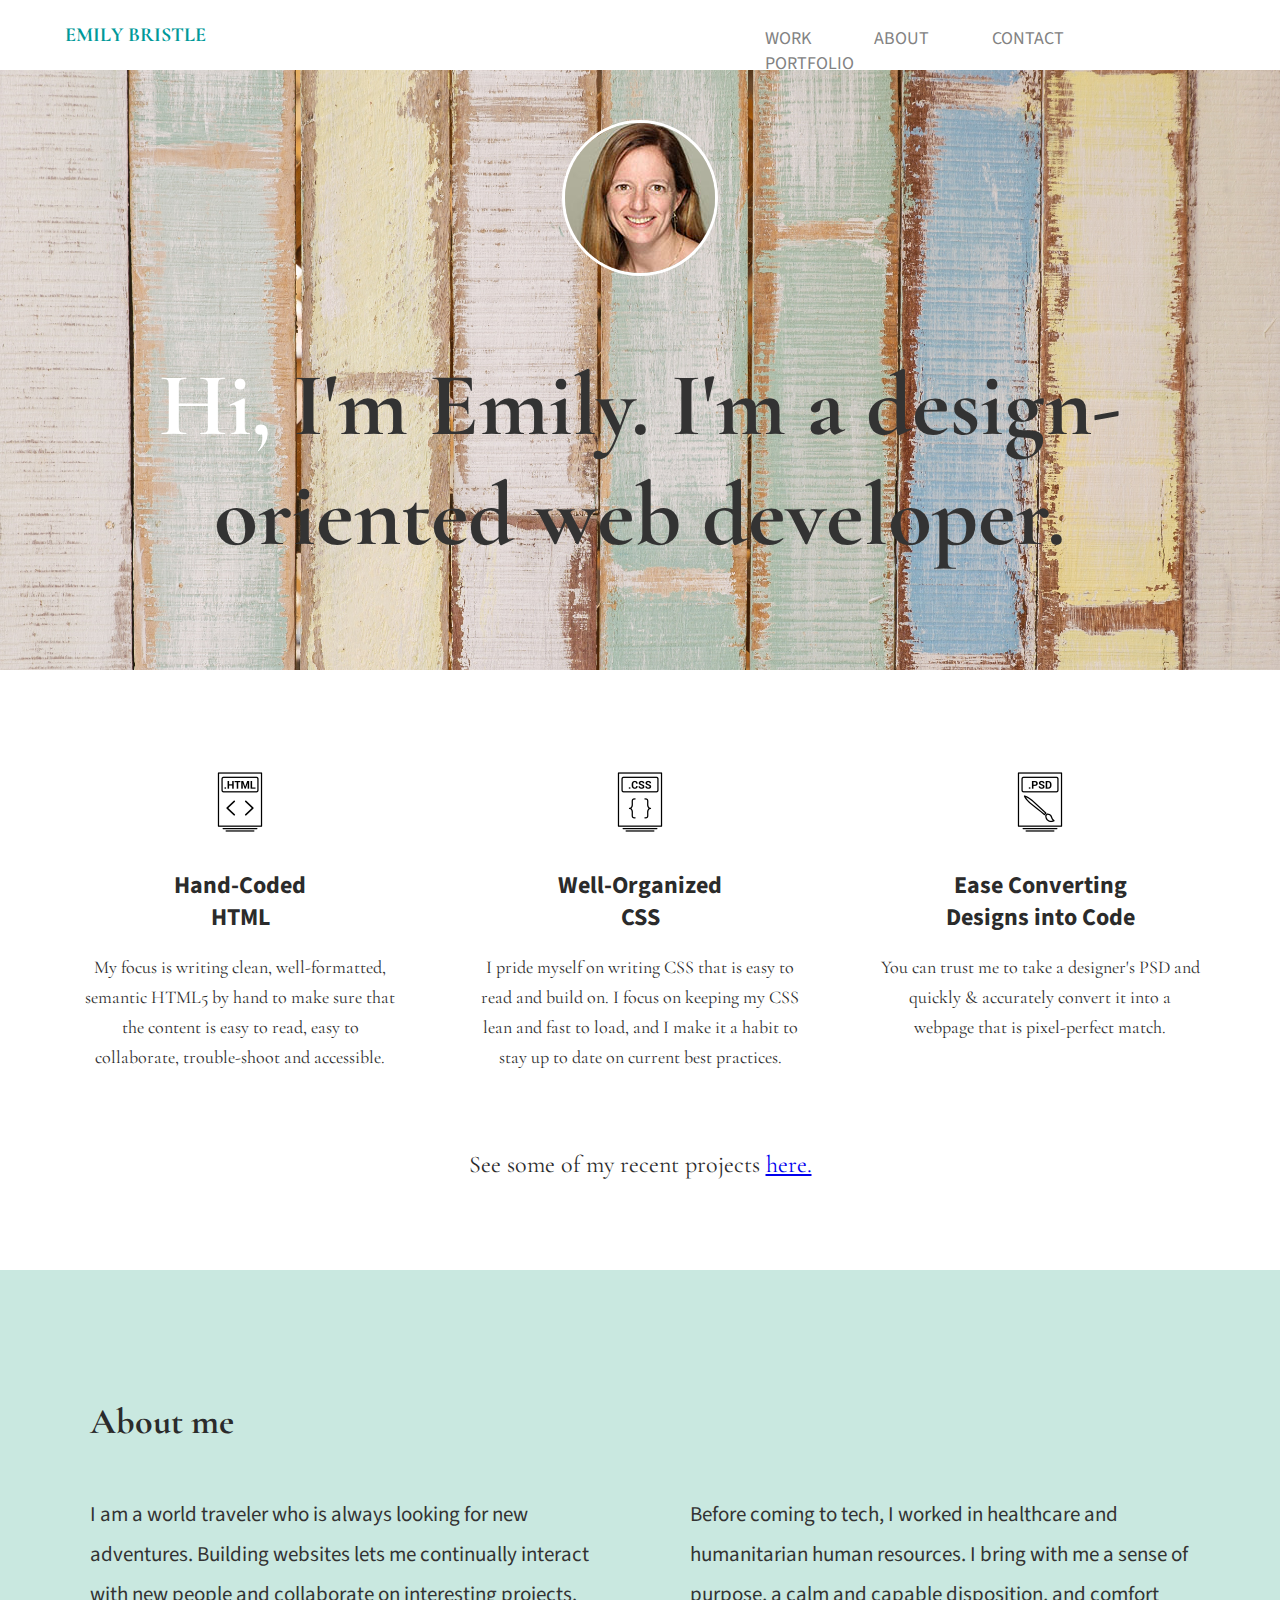
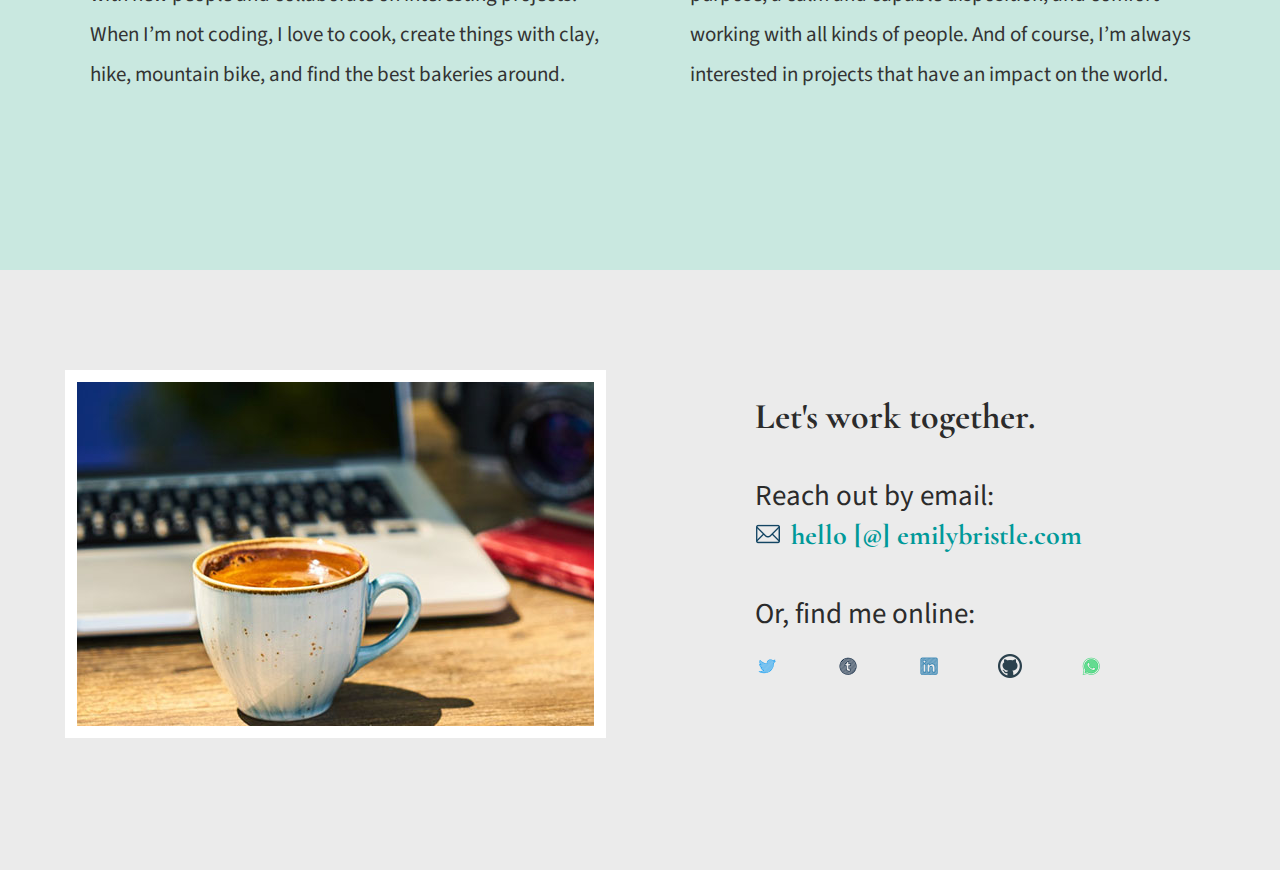
<file: index.html>
<!doctype html>
<html lang="en">
    
    <head>
        <meta charset="utf-8">
        <title>Emily Bristle | Web Developer</title>
        <link rel="stylesheet" href="css/normalize.css">
        <link rel="stylesheet" href="css/main.css">
        <link href='https://fonts.googleapis.com/css?family=Source+Sans+Pro:400,700' rel='stylesheet' type='text/css'>
        <link href="https://fonts.googleapis.com/css?family=Cormorant+Garamond&display=swap" rel="stylesheet">
    </head>
    
    <body class="body">
        <header>
            <div class="full-width">
                <div class="half-width">
                    <h1>Emily Bristle</h1>
                </div>
                <div class="half-width">
                    <nav>
                        <ul>
                            <li><a href="#work">Work</a></li>
                            <li><a href="#about">About</a></li>
                            <li><a href="#contact">Contact</a></li>
                            <li><a href="portfolio/index.html">Portfolio</a></li>
                        </ul>
                    </nav>
                </div>
            </div>
        </header>
        
<!-- hero area -->
        <main>        
            <section id="hero-area">
                <div class="full-width">
                    <img src="img/headshot-small.jpg" id="headshot" alt="Photo of Emily" />
                    <h2><span>Hi,</span> I'm Emily. I'm a design-oriented web developer.</h2>
                </div>
            </section>       

            <section id="work">
                <div class="full-width">
                    <div class="third-width">
                        <img src="img/html-icon.png" alt="HTML icon" />
                        <h3>Hand-Coded HTML</h3>
                        <p>My focus is writing clean, well-formatted, semantic HTML5 by hand to make sure that the content is easy to read, easy to collaborate, trouble-shoot and accessible.</p>
                    </div>
                    <div class="third-width">
                        <img src="img/css-icon.png" alt="CSS icon" />
                        <h3>Well-Organized CSS</h3>
                        <p>I pride myself on writing CSS that is easy to read and build on. I focus on keeping my CSS lean and fast to load, and I make it a habit to stay up to date on current best practices.</p>
                    </div>
                    <div class="third-width">
                        <img src="img/psd-icon.png" alt="Pencil icon" />
                        <h3>Ease Converting Designs into Code</h3>
                        <p>You can trust me to take a designer's PSD and quickly & accurately convert it into a webpage that is pixel-perfect match.</p>
                    </div>
                <p id="project-link">See some of my recent projects <a href="portfolio/index.html">here.</a></p>
                </div>
            </section>

            <section id="about">
                <div class="full-width">
                    <h2>About me</h2>
                    <div class="half-width">
                        <p>I am a world traveler who is always looking for new adventures. Building websites lets me continually interact with new people and collaborate on interesting projects. When I’m not coding, I love to cook, create things with clay, hike, mountain bike, and find the best bakeries around.</p>
                    </div>
                    <div class="half-width">
                        <p>Before coming to tech, I worked in healthcare and humanitarian human resources. I bring with me a sense of purpose, a calm and capable disposition, and comfort working with all kinds of people. And of course, I’m always interested in projects that have an impact on the world.</p>
                    </div> 
                </div>
            </section>

            <footer id="contact">
                <div class="full-width">
                    <div class="half-width">
                        <img src="img/coffee-image-small.jpg" id="contact-img" alt="Coffee and computer" />
                    </div>
                    <div class="half-width" id="contact-info">
                        <h2>Let's work together.</h2>
                        <h3 id="socialmedia-header">Reach out by email:</h3>
                        <a href="mailto:hello@emilybristle.com"><img src="img/envelope-2.png" id="envelope" alt="Envelope" />hello [@] emilybristle.com</a>
                        <h3 id="socialmedia-header">Or, find me online:</h3>
                        <ul>
<!--social media icons need links added-->
                            <li><a href="https://twitter.com/BristleEmily"><img src="img/twitter.png" alt="Twitter" /></a></li>
                            <li><a href=""><img src="img/tumblr.png" alt="Tumblr" /></a></li>
                            <li><a href="http://www.linkedin.com/in/emily-bristle" target="_blank"><img src="img/linked-in.png" alt="LinkedIn" /></a></li>
                            <li><a href=""><img src="img/github.png" alt="Github" /></a></li>
                            <li><a href="https://wa.me/13072036524"><img src="img/whatsapp.png" alt="Whatsapp" /></a></li>
                        </ul>    
                    </div>
                </div>
            </footer>
        </main>
    </body>
</html>
</file>
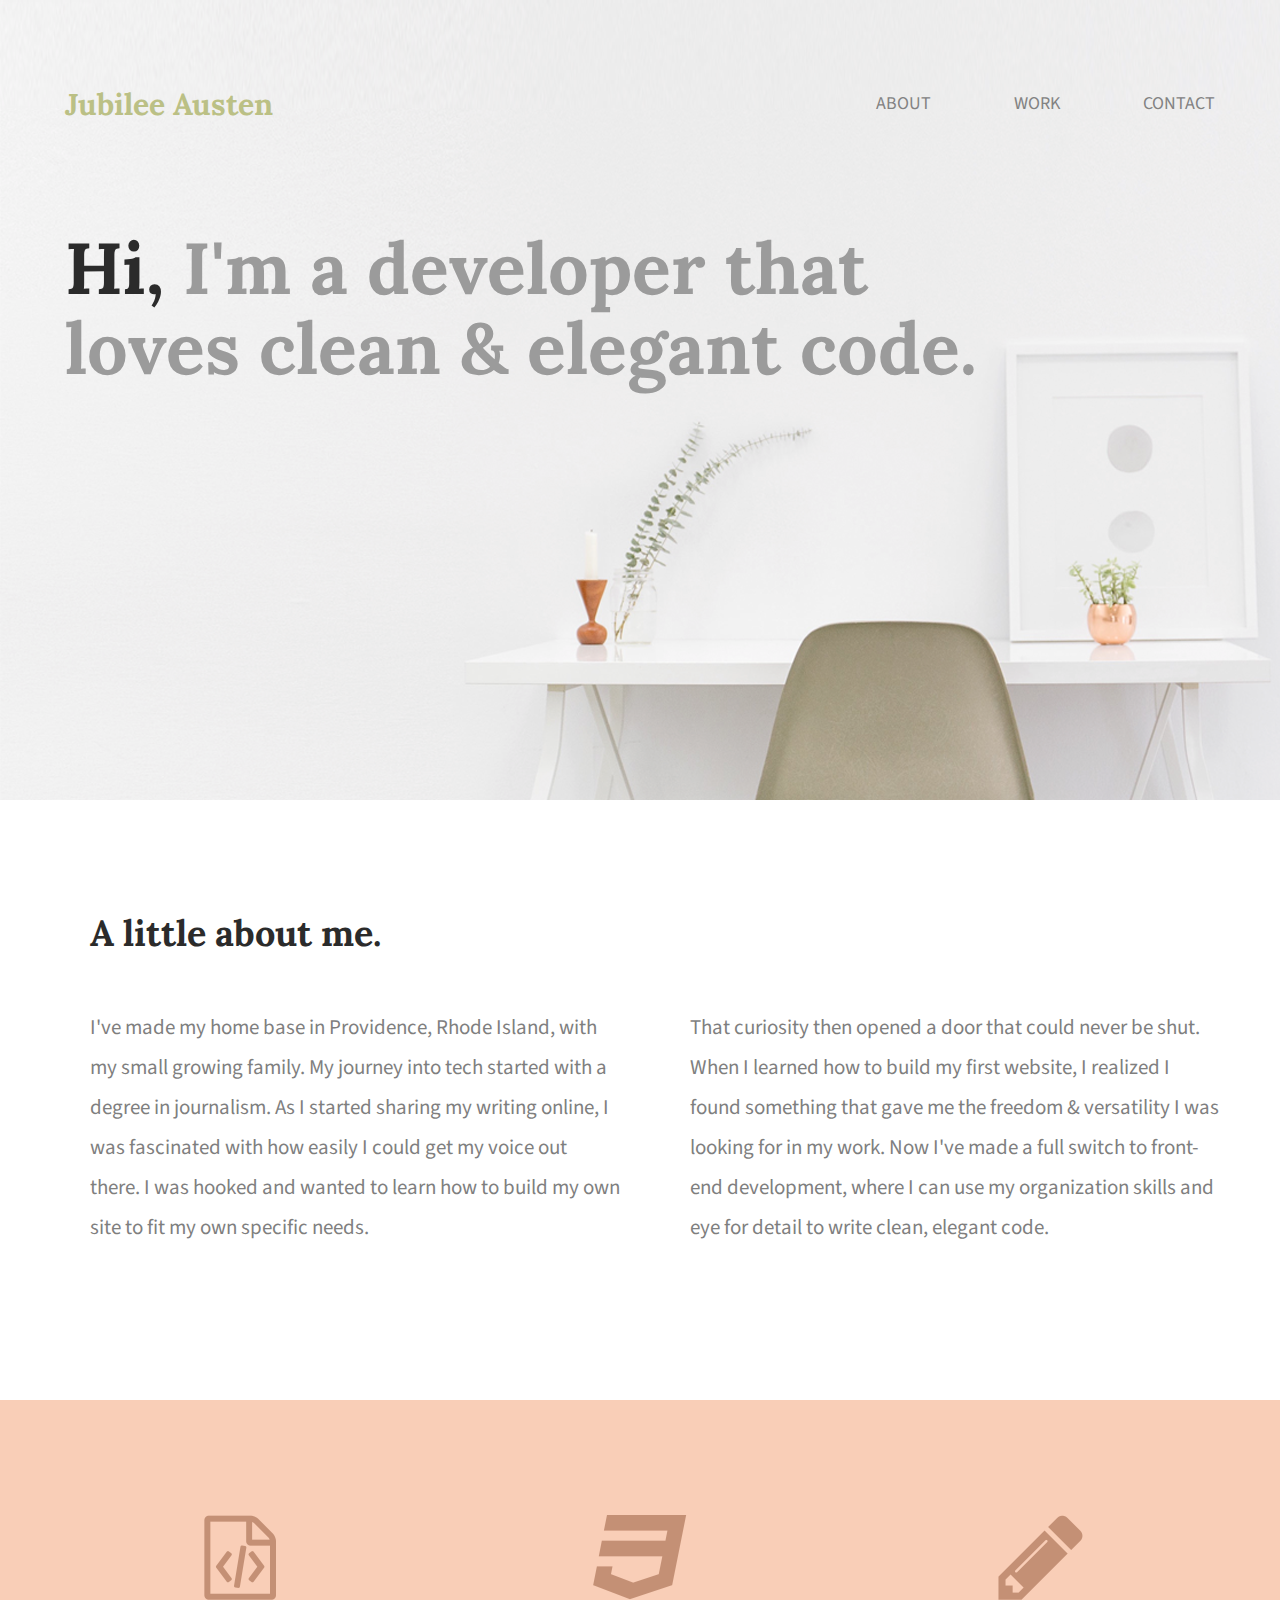
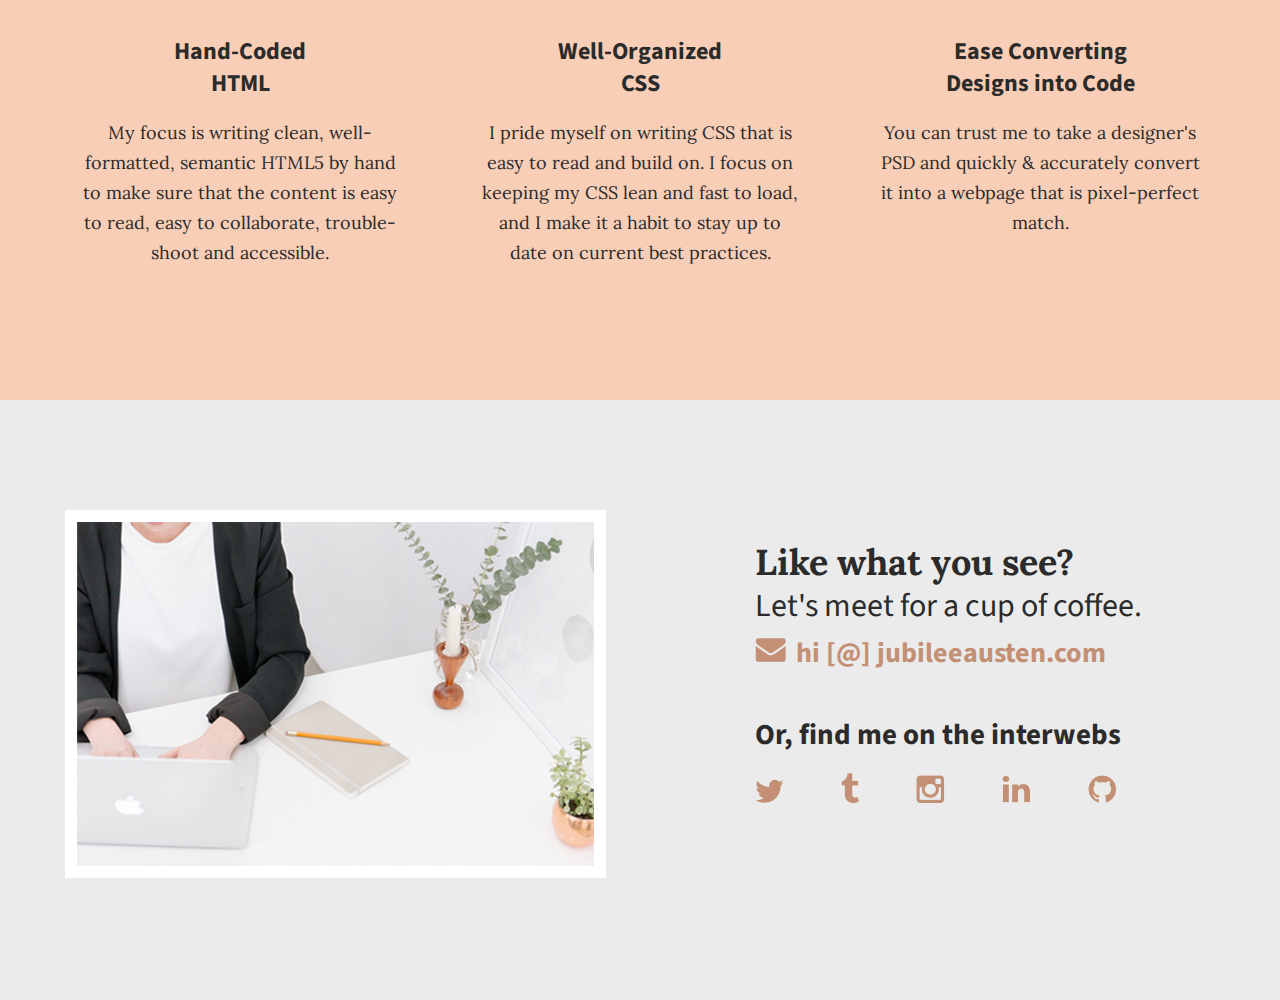
<file: jubilee/index.html>
<!doctype html>
<html lang="en">
    
    <head>
        <meta charset="utf-8">
        <title>Emily Bristle | Portfolio</title>
        <link rel="stylesheet" href="css/normalize.css">
        <link rel="stylesheet" href="css/main.css">
        <link href='https://fonts.googleapis.com/css?family=Source+Sans+Pro:400,700' rel='stylesheet' type='text/css'>
        <link href='https://fonts.googleapis.com/css?family=Lora:400,700' rel='stylesheet' type='text/css'>
    </head>
    
    <body class="body">
        <header>
            <div class="full-width">
                <div class="half-width">
                    <h1>Jubilee Austen</h1>
                </div>
                <div class="half-width">
                    <nav>
                        <ul>
                            <li><a href="#about">About</a></li>
                            <li><a href="#work">Work</a></li>
                            <li><a href="#contact">Contact</a></li>
                        </ul>
                    </nav>
                </div>
                <h2><span>Hi,</span> I'm a developer that loves clean &amp; elegant code.</h2>
            </div>
        </header>
        
        <main>
            <section id="about">
                <div class="full-width">
                    <h2>A little about me.</h2>
                    <div class="half-width">
                        <p>I've made my home base in Providence, Rhode Island, with my small growing family. My journey into tech started with a degree in journalism. As I started sharing my writing online, I was fascinated with how easily I could get my voice out there. I was hooked and wanted to learn how to build my own site to fit my own specific needs.</p>
                    </div>
                    <div class="half-width">
                        <p>That curiosity then opened a door that could never be shut. When I learned how to build my first website, I realized I found something that gave me the freedom & versatility I was looking for in my work. Now I've made a full switch to front-end development, where I can use my organization skills and eye for detail to write clean, elegant code.</p>
                    </div> 
                </div>
            </section>

            <section id="work">
                <div class="full-width">
                    <div class="third-width">
                        <img src="img/html-icon.png" alt="HTML icon" />
                        <h3>Hand-Coded HTML</h3>
                        <p>My focus is writing clean, well-formatted, semantic HTML5 by hand to make sure that the content is easy to read, easy to collaborate, trouble-shoot and accessible.</p>
                    </div>
                    <div class="third-width">
                        <img src="img/css-icon.png" alt="CSS icon" />
                        <h3>Well-Organized CSS</h3>
                        <p>I pride myself on writing CSS that is easy to read and build on. I focus on keeping my CSS lean and fast to load, and I make it a habit to stay up to date on current best practices.</p>
                    </div>
                    <div class="third-width">
                        <img src="img/pencil-icon.png" alt="Pencil icon" />
                        <h3>Ease Converting Designs into Code</h3>
                        <p>You can trust me to take a designer's PSD and quickly & accurately convert it into a webpage that is pixel-perfect match.</p>
                    </div>
                </div>
            </section>

            <footer id="contact">
                <div class="full-width">
                    <div class="half-width">
                        <img src="img/contact-image.png" id="contact-img" alt="Contact image" />
                    </div>
                    <div class="half-width" id="contact-info">
                        <h2>Like what you see?</h2>
                        <h3 id="email-header">Let's meet for a cup of coffee.</h3>
                        <a href="mailto:hi@jubileeausten.com"><img src="img/envelope.png" id="envelope" alt="Envelope" />hi [@] jubileeausten.com</a>
                        <h3 id="socialmedia-header">Or, find me on the interwebs</h3>
                        <ul>
<!--social media icons need links added-->
                            <li><a href=""><img src="img/twitter.png" alt="Twitter" /></a></li>
                            <li><a href=""><img src="img/tumblr.png" alt="Tumblr" /></a></li>
                            <li><a href=""><img src="img/instagram.png" alt="Instagram" /></a></li>
                            <li><a href="http://www.linkedin.com/in/emily-bristle" target="_blank"><img src="img/linkedin.png" alt="LinkedIn" /></a></li>
                            <li><a href=""><img src="img/github.png" alt="Github" /></a></li>
                        </ul>    
                    </div>
                </div>
            </footer>
        </main>
    </body>
</html>
</file>
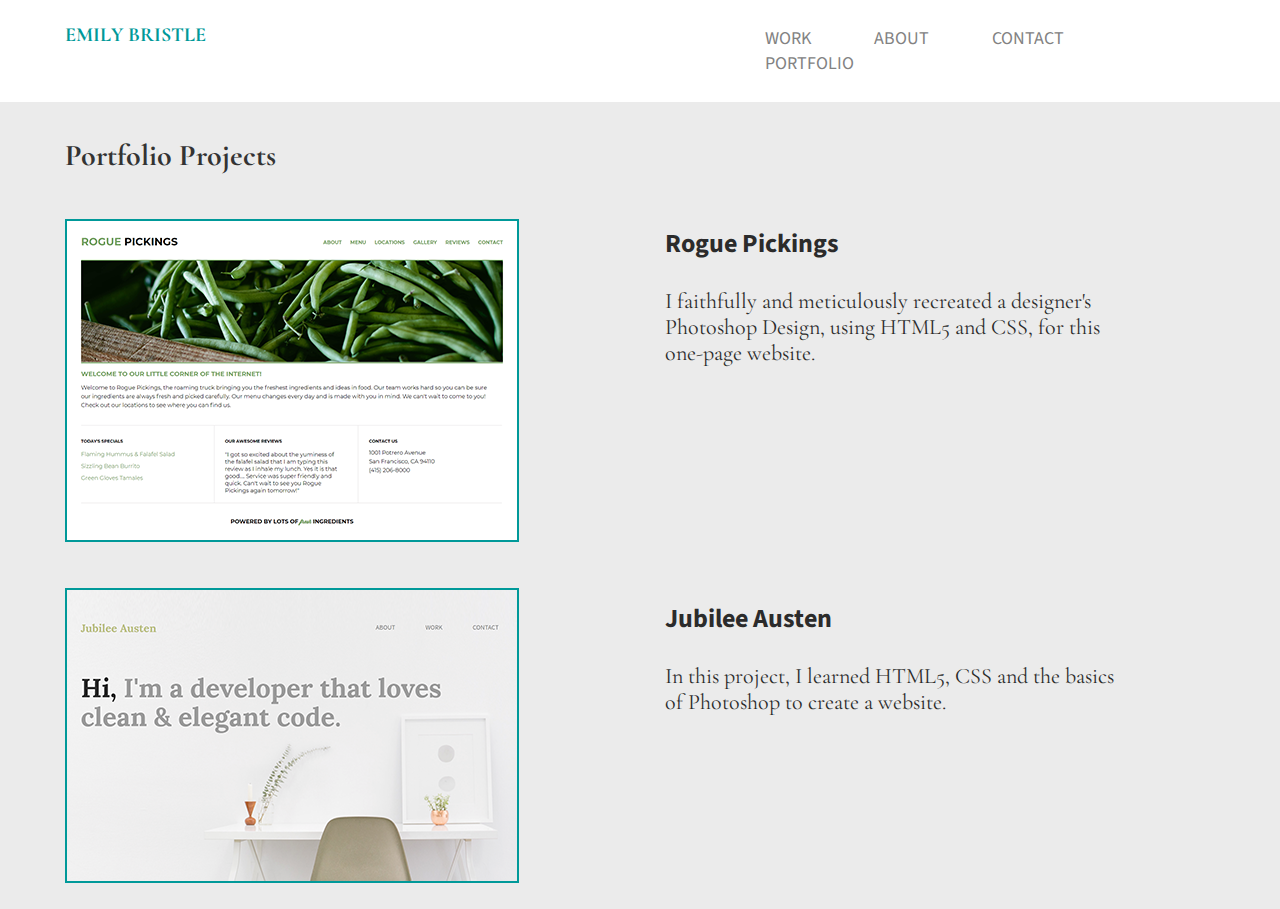
<file: portfolio/index.html>
<!doctype html>
<html lang="en">
    <head>
        <title>Emily Bristle | Portfolio</title>
        <link rel="stylesheet" href="../css/normalize.css">
        <link rel="stylesheet" href="../css/main.css">
        <link href='https://fonts.googleapis.com/css?family=Source+Sans+Pro:400,700' rel='stylesheet' type='text/css'>
        <link href="https://fonts.googleapis.com/css?family=Cormorant+Garamond&display=swap" rel="stylesheet">
    </head>
    
    <body class="body">
        <header>
            <div class="full-width">
                <div class="half-width">
                    <h1><a href="../index.html">Emily Bristle</a></h1>
                </div>
                <div class="half-width">
                    <nav>
                        <ul>
                            <li><a href="../index.html#work">Work</a></li>
                            <li><a href="../index.html#about">About</a></li>
                            <li><a href="../index.html#contact">Contact</a></li>
                            <li><a href="portfolio/index">Portfolio</a></li>
                        </ul>
                    </nav>
                </div>
            </div>
        </header>
        
        <section id="projects">
            <div class="full-width">
                <h2> Portfolio Projects</h2>
                <div class="half-width">
                    <a href="../rogue/index.html" target="_blank"><img src="../img/rogue-pickings-3.png" class="project-photos" alt="Rogue Pickings Website" /></a>
                    <a href="../jubilee/index.html" target="_blank"><img src="../img/jubilee-austen-2.png" class="project-photos" alt="Jubilee Austen Website" /></a>
                </div>
                <div class="half-width">
                    <article>
                        <h3>Rogue Pickings</h3>
                        <p>I faithfully and meticulously recreated a designer's Photoshop Design, using HTML5 and CSS, for this one-page website.</p>
                    </article>
                    <article>
                        <h3 id="jubilee">Jubilee Austen</h3>
                        <p>In this project, I learned HTML5, CSS and the basics of Photoshop to create a website.</p>
                    </article>
                    
                </div>
            </div>
        </section>
    </body>
</html>
</file>
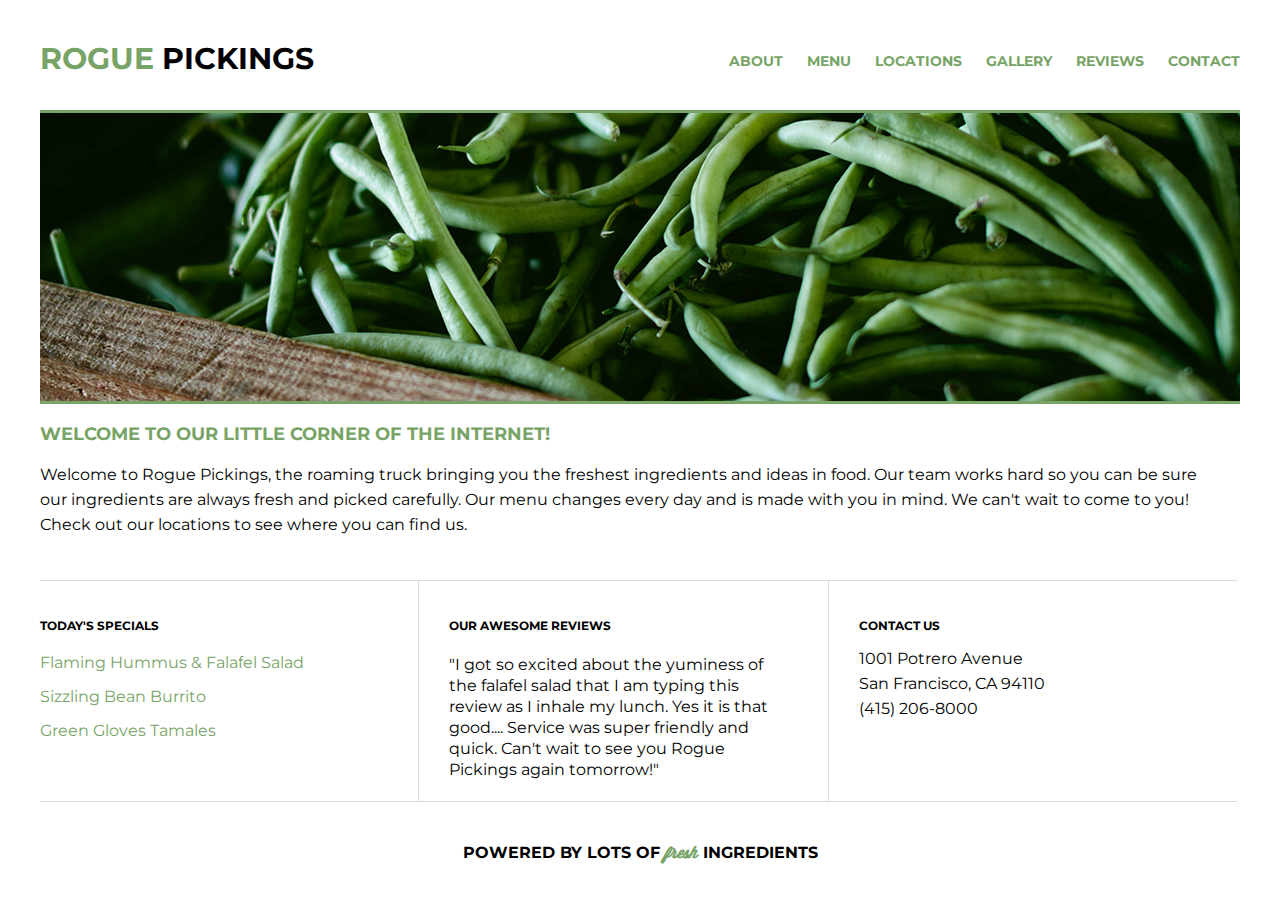
<file: rogue/index.html>
<!doctype html>
<html lang="en">

    <head>
        <meta charset="utf-8">
        <title>Emily Bristle | Portfolio</title>
        <link rel="stylesheet" href="css/normalize.css">
        <link rel="stylesheet" href="css/main.css">
        <link href="https://fonts.googleapis.com/css?family=Montserrat:400,700&display=swap" rel="stylesheet">
    </head>
    
    <body>
        <header>
            <div class="full-width">
                <div class="five-col-width">
                    <h1><span>Rogue</span> Pickings</h1>
                </div>
                <div class="four-col-width">
                    <nav>
                        <ul>
                            <li><a href="">About</a></li>
                            <li><a href="">Menu</a></li>
                            <li><a href="">Locations</a></li>
                            <li><a href="">Gallery</a></li>
                            <li><a href="">Reviews</a></li>
                            <li><a href="">Contact</a></li>
                        </ul>
                    </nav>
                </div>
            </div>
        </header>

        <main>
            <section id="top-section">
                <div class="full-width">
                    <img src="img/hero-image.png" id="hero-img" alt="Produce" />
                <h2>Welcome to our little corner of the internet!</h2>
                <p>Welcome to Rogue Pickings, the roaming truck bringing you the freshest ingredients and ideas in food. Our team works hard so you can be sure our ingredients are always fresh and picked carefully. Our menu changes every day and is made with you in mind. We can't wait to come to you! Check out our locations to see where you can find us.</p>
                </div>
            </section>

            <section id="bottom-section">
                <div class="full-width">
                    <div class="three-col-width" id="specials">
                        <h3>Today's Specials</h3>
                            <p>Flaming Hummus &amp; Falafel Salad</p>
                            <p>Sizzling Bean Burrito</p>
                            <p>Green Gloves Tamales</p>
                    </div>
                    <div class="three-col-width" id="reviews">
                        <h3>Our Awesome Reviews</h3>
                        <p>"I got so excited about the yuminess of the falafel salad that I am typing this review as I inhale my lunch. Yes it is that good.... Service was super friendly and quick. Can't wait to see you Rogue Pickings again tomorrow!"</p>
                    </div>
                    <div class="three-col-width" id="contact">
                        <h3>Contact Us</h3>
                        <p>1001 Potrero Avenue</p>
                        <p>San Francisco, CA 94110</p>
                        <p>(415) 206-8000</p>
                    </div>
                </div>       
            </section>

            <footer>
                <h4>Powered by lots of <span>fresh</span> ingredients</h4>
            </footer>
        </main>
    </body>
</html>
</file>
<file: css/main.css>
/***** BASE STYLES *****/
.body {
    font-family: 'Source Sans Pro', sans-serif;
    color: #2b2b2b;
}
#about, #work, #contact {
    height: 600px;
}

/***** GRID *****/
.full-width {
    width: 1200px;
    margin: 0 auto;
}
.half-width {
    width: 600px;
    float: left;
}
.third-width {
    width: 400px;
    float: left;
}

/***** HEADER *****/
header {
    height: 70px;
    background-size: cover;
}
header h1 { 
    padding: 10px 0 20px 25px;
    font-family: 'Cormorant Garamond', serif;
    font-size: 20px;
    color: #009999;
    text-transform: uppercase;
}
header h1 a:link, a:visited {
    text-decoration: none;
    color: #009999;
}
nav {
    float: right; 
    padding: 10px 25px;
}
nav ul li{
    display: inline-block;
}
nav ul li a {
    text-transform: uppercase;
    text-decoration: none;
    font-size: 18px;
    color: #828282;
    padding-left: 60px; 
}
nav a:link, a:visited {
    text-decoration: none;
    color: #828282;
}

/***** HERO AREA *****/
#hero-area {
    height: 600px;
    background: url(../img/background-wood.jpg);
    background-size: cover;
}
#hero-area .full-width {
    padding: 50px 0;
}
#hero-area img#headshot {
    border-radius: 50%;
    border: 3px solid #ffffff;
    display: block;
    margin-left: auto;
    margin-right: auto;
}
#hero-area h2 {
    width: auto;
    clear: both;
    font-family: 'Cormorant Garamond', serif;
    text-align: center;
    font-size: 90px;
    line-height: 110px;
    color: #333333;
}
#hero-area h2 span {
    color: #ffffff;
}

/***** WORK *****/
#work {
    text-align: center;
}
#work .full-width {
    padding: 100px 0;
} 
#work img {
    padding-bottom: 30px;
}
#work h3 {
    font-size: 24px;
    line-height: 32px;
    width: 190px;
    margin: 0 auto;
}
#work p {
    font-family: 'Cormorant Garamond', serif;
    font-size: 18px;
    line-height: 30px;
    padding: 0 40px;
}
#work #project-link {
    clear: both;
    text-align: center;
    font-size: 24px;
    padding: 60px;
}

/***** ABOUT *****/
#about {
    background-color: #c9e8e0;
}

#about .full-width {
    padding: 100px 0;
}
#about h2 {
    font-family: 'Cormorant Garamond', serif;
    font-size: 36px;
    padding-left: 50px;
}
#about p {
    font-size: 21px;
    color: #333333;
    line-height: 40px;
    padding-left: 50px;
    padding-right: 20px;
}

/***** CONTACT *****/
#contact {
    background-color: #ebebeb;
}
#contact .full-width {
    padding: 100px 0;
}
#contact img#contact-img {
    margin-left: 25px;
    border: 12px solid #ffffff;
}
#contact h2, #contact #email-header, #contact h3, #contact ul {
    padding-left: 115px;
}
#contact #envelope {
    padding: 0 10px 0 115px;
}
#contact h2 {
    font-family: 'Cormorant Garamond', serif;
    font-size: 36px;
    line-height: 34px;
}
#contact h3 {
    font-weight: normal;
    font-size: 29px;
    line-height: 44px;
    margin: 40px 0 0 0;
}
#contact a {
    text-decoration: none;
    color: #009999;
    font-family: 'Cormorant Garamond', serif;
    font-size: 28px;
    font-weight: bold;
}
#contact ul {
    list-style: none;
}
#contact ul li {
     display: inline-block;
}
#contact ul img {
    font-size: 32px;
    padding-right: 54px;
}

/***** PORTFOLIO *****/
#projects {
    background-color: #ebebeb;
    overflow: auto; 
    clear: both;
    padding: 10px 0 0 50px;
}
#projects h2 {
    font-family: 'Cormorant Garamond', serif;
    font-size: 30px;
    color: #333333;
}
#projects img.project-photos {
    margin: 20px 0;
    border: 2px solid #009999;
}
article {
    width: 450px;
    height: 319px;
    margin: 20px 0;
}
article h3 {
    font-size: 26px;
}
article #jubilee {
    padding: 30px 0 0 0;
}
article p {
    font-family: 'Cormorant Garamond', serif;
    font-size: 22px;
}
</file>
<file: jubilee/css/main.css>
/***** BASE STYLES *****/
.body {
    font-family: 'Source Sans Pro', sans-serif;
    color: #2b2b2b;
}
#about, #work, #contact {
    height: 600px;
}

/***** GRID *****/
.full-width {
    width: 1200px;
    margin: 0 auto;
}
.half-width {
    width: 600px;
    float: left;
}
.third-width {
    width: 400px;
    float: left;
}

/***** HEADER *****/
header {
    height: 800px;
    background: url(../img/background-clipping-mask.png);
    background-size: cover;
}
header h1 { 
    padding: 65px 0 65px 25px;
    font-family: 'Lora', serif;
    font-size: 30px;
    color: #bbc085;
}
nav {
    float: right; 
    padding: 75px 25px;
}
nav ul li{
    display: inline-block;
}
nav ul li a {
    text-transform: uppercase;
    text-decoration: none;
    font-size: 18px;
    color: #828282;
    padding-left: 80px; 
}
header h2 {
    width: 995px;
    clear: both;
    font-family: 'Lora', serif;
    font-size: 72px;
    line-height: 80px;
    color: #9b9b9b;
    padding: 20px 0 20px 25px;
}
header h2 span {
    color: #2b2b2b;
}

/***** ABOUT *****/
#about .full-width {
    padding: 80px 0;
}
#about h2 {
    font-family: 'Lora', serif;
    font-size: 36px;
    padding-left: 50px;
}
#about p {
    font-size: 21px;
    color: #7f7f7f;
    line-height: 40px;
    padding-left: 50px;
    padding-right: 20px;
}

/***** WORK *****/
#work {
    background-color: #f9ceb7;
    text-align: center;
}
#work .full-width {
    padding: 115px 0;
} 
#work img {
    padding-bottom: 30px;
}
#work h3 {
    font-size: 24px;
    line-height: 32px;
    width: 190px;
    margin: 0 auto;
}
#work p {
    font-family: 'Lora', serif;
    font-size: 18px;
    line-height: 30px;
    padding: 0 40px;
}

/***** CONTACT *****/
#contact {
    background-color: #ebebeb;
}
#contact .full-width {
    padding: 110px 0;
}
#contact img#contact-img {
    margin-left: 25px;
    border: 12px solid #ffffff;
}
#contact h2, #contact #email-header, #contact #socialmedia-header, #contact ul {
    padding-left: 115px;
}
#contact #envelope {
    padding: 0 10px 0 115px;
}
#contact h2 {
    font-family: 'Lora', serif;
    font-size: 36px;
    line-height: 44px;
}
#contact #email-header {
    font-size: 32px;
    font-weight: 400;
    line-height: 44px;
    margin: -30px 0 5px 0;
}
#contact #socialmedia-header {
    font-weight: bold;
    font-size: 29px;
    line-height: 44px;
    margin: 40px 0 0 0;
}
#contact a {
    text-decoration: none;
    color: #c49075;
    font-weight: bold;
    font-size: 28px;
}
#contact ul {
    list-style: none;
}
#contact ul li {
     display: inline-block;
}
#contact ul img {
    font-size: 32px;
    padding-right: 54px;
}
</file>
<file: rogue/css/main.css>
/***** BASE STYLES *****/
body {
    font-family: 'Montserrat', sans-serif;
}

@font-face {
    font-family: wisdom-script;
    src: url('../fonts/wisdom-script.woff') format('woff');
  }

/***** GRID *****/
.full-width {
    width: 1200px;
    margin: 0 auto;
    padding: 0 20px;
}
.five-col-width {
    width: 625px;
    float: left;
}
.four-col-width {
    width: 575px;
    float: left;
}
.three-col-width {
    width: 28.2%;
    height: 180px;
    padding: 20px 40px 20px 30px;
    float: left;
}

/***** HEADER *****/
header {
    height: 70px;
    padding: 20px 0;
}
header h1 {
    font-size: 30px;
    text-transform: uppercase;
}
header h1 span {
    color: #77a466;
}

nav {
    float: right; 
    padding: 15px 0 0 0;
}
nav ul li{
    display: inline-block;
    text-transform: uppercase;
    font-size: 14px;
    font-weight: bold;
    padding-left: 20px; 
}
nav ul li a {
	text-decoration: none;
	color:#77a466;
}

/***** TOP SECTION *****/
#top-section {
    height: 470px;
    clear: both;
}
#top-section img#hero-img {
    border-top: 3px solid #77a466;
    border-bottom: 3px solid #77a466;
}
#top-section h2 {
    font-size: 18px;
    line-height: 23px;
    text-transform: uppercase;
    color: #77a466;
    font-weight: bold;
}
#top-section p {
    font-size: 16px;
    line-height: 25px;
    padding-right: 20px;
}

/***** BOTTOM SECTION *****/
#bottom-section {
    clear: both;
}
#bottom-section h3 {
    font-size: 12px;
    line-height: 25px;
    font-weight: bold;
    text-transform: uppercase;
}
#bottom-section p {
    font-size: 16px;
}
#specials {
    padding-left: 0px;
    border-top: 1px solid #dedbdc;
    border-bottom: 1px solid #dedbdc;
}
#specials p {
    line-height: 18px;
    color: #77a466;
}
#reviews {
    border: 1px solid #dedbdc;
}
#reviews p {
    line-height: 21px;
}
#contact {
    border-top: 1px solid #dedbdc;
    border-bottom: 1px solid #dedbdc;
}
#contact {
    line-height: 9px;
}

/***** FOOTER *****/
footer {
    padding: 20px;
    clear: both;
    font-size: 16px;
    text-align: center;
    text-transform: uppercase;
}
footer span {
    font-family: wisdom-script;
    color: #77a466;
    text-transform: none;
}
</file>
